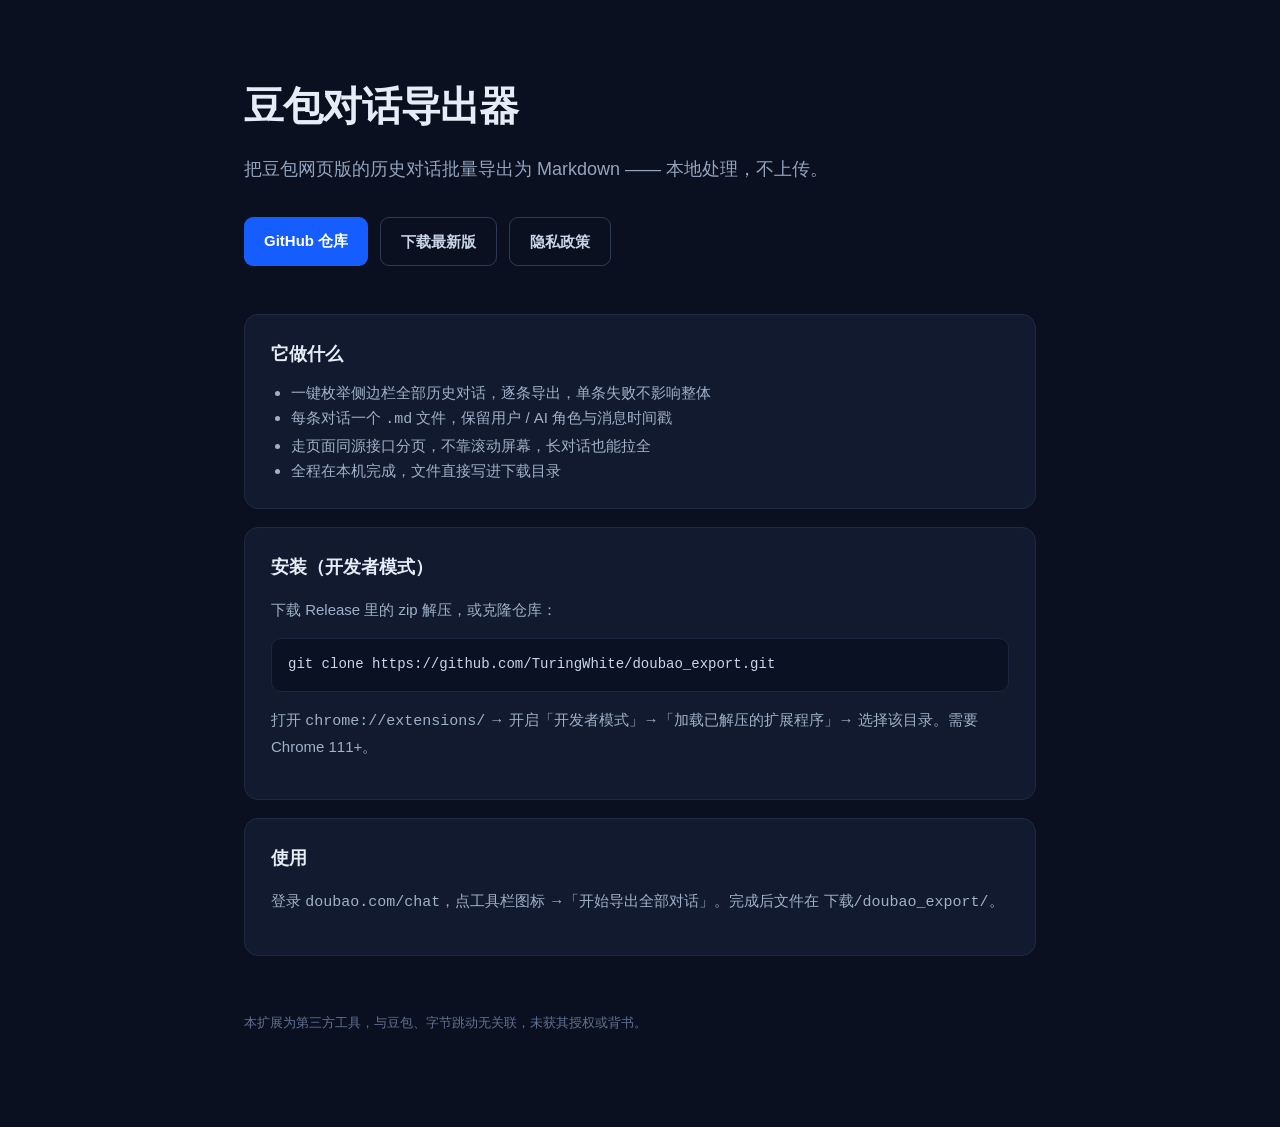
<file: docs/index.html>
<!DOCTYPE html>
<html lang="zh-CN">
<head>
<meta charset="utf-8">
<meta name="viewport" content="width=device-width, initial-scale=1">
<title>豆包对话导出器 · 把豆包历史对话批量导出为 Markdown</title>
<style>
  :root { --fg:#0f172a; --muted:#64748b; --border:#e2e8f0; --accent:#165dff; }
  * { box-sizing:border-box; }
  body { margin:0; background:#0b1020; color:#e6edf7;
         font:16px/1.7 -apple-system,BlinkMacSystemFont,"PingFang SC","Microsoft YaHei",sans-serif; }
  .wrap { max-width:840px; margin:0 auto; padding:72px 24px 96px; }
  h1 { font-size:40px; margin:0 0 14px; letter-spacing:-.8px; }
  .sub { font-size:18px; color:#93a4bf; margin:0 0 32px; }
  .btns { display:flex; gap:12px; flex-wrap:wrap; margin-bottom:48px; }
  a.btn { display:inline-block; padding:11px 20px; border-radius:9px; text-decoration:none;
          font-size:15px; font-weight:600; }
  .primary { background:var(--accent); color:#fff; }
  .ghost { border:1px solid #2c3a55; color:#c7d3e6; }
  .card { background:#111a2e; border:1px solid #1e2b45; border-radius:14px; padding:24px 26px; margin:18px 0; }
  .card h2 { font-size:18px; margin:0 0 10px; }
  .card p, .card li { color:#9fb0c9; font-size:15px; }
  ul { margin:8px 0 0; padding-left:20px; }
  code, pre { font-family:ui-monospace,SFMono-Regular,Menlo,monospace; }
  pre { background:#0a1122; border:1px solid #1b2740; border-radius:10px;
        padding:14px 16px; overflow:auto; font-size:14px; color:#c9d6ea; }
  footer { margin-top:56px; color:#5f7292; font-size:13px; }
  a { color:#7ba7ff; }
</style>
</head>
<body>
<div class="wrap">
  <h1>豆包对话导出器</h1>
  <p class="sub">把豆包网页版的历史对话批量导出为 Markdown —— 本地处理，不上传。</p>

  <div class="btns">
    <a class="btn primary" href="https://github.com/TuringWhite/doubao_export">GitHub 仓库</a>
    <a class="btn ghost" href="https://github.com/TuringWhite/doubao_export/releases/latest">下载最新版</a>
    <a class="btn ghost" href="./privacy.html">隐私政策</a>
  </div>

  <div class="card">
    <h2>它做什么</h2>
    <ul>
      <li>一键枚举侧边栏全部历史对话，逐条导出，单条失败不影响整体</li>
      <li>每条对话一个 <code>.md</code> 文件，保留用户 / AI 角色与消息时间戳</li>
      <li>走页面同源接口分页，不靠滚动屏幕，长对话也能拉全</li>
      <li>全程在本机完成，文件直接写进下载目录</li>
    </ul>
  </div>

  <div class="card">
    <h2>安装（开发者模式）</h2>
    <p>下载 Release 里的 zip 解压，或克隆仓库：</p>
    <pre>git clone https://github.com/TuringWhite/doubao_export.git</pre>
    <p>打开 <code>chrome://extensions/</code> → 开启「开发者模式」→「加载已解压的扩展程序」→ 选择该目录。需要 Chrome 111+。</p>
  </div>

  <div class="card">
    <h2>使用</h2>
    <p>登录 <code>doubao.com/chat</code>，点工具栏图标 →「开始导出全部对话」。完成后文件在 <code>下载/doubao_export/</code>。</p>
  </div>

  <footer>
    本扩展为第三方工具，与豆包、字节跳动无关联，未获其授权或背书。
  </footer>
</div>
</body>
</html>
</file>
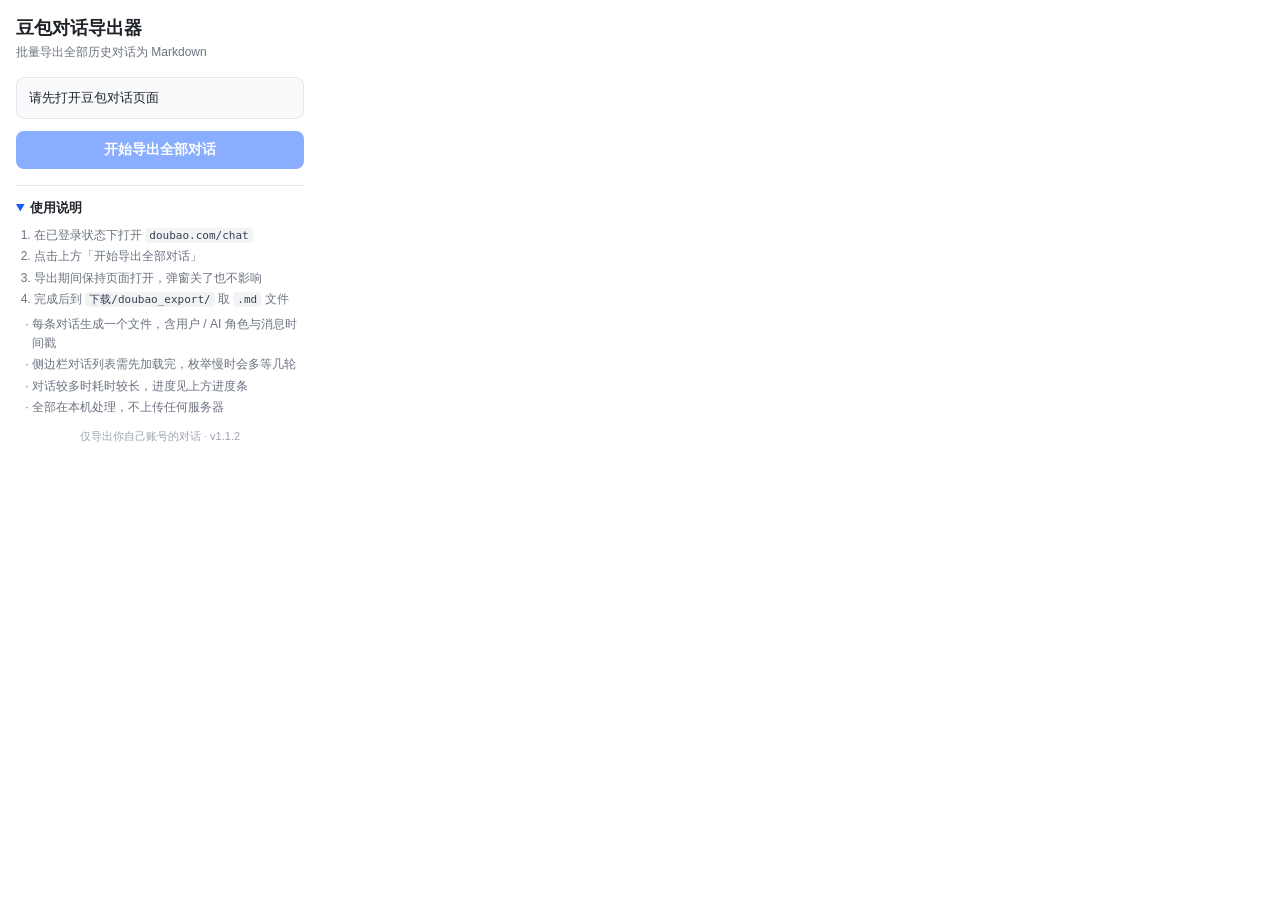
<file: popup.html>
<!DOCTYPE html>
<html lang="zh-CN">
  <head>
    <meta charset="UTF-8" />
    <meta name="viewport" content="width=device-width, initial-scale=1.0" />
    <title>豆包对话导出器</title>
    <link rel="stylesheet" href="popup.css" />
  </head>
  <body>
    <header>
      <h1>豆包对话导出器</h1>
      <p class="subtitle">批量导出全部历史对话为 Markdown</p>
    </header>

    <main>
      <div id="status" class="status">请先打开豆包对话页面</div>

      <button id="exportBtn" class="btn" disabled>开始导出全部对话</button>

      <div id="progress" class="progress hidden">
        <div class="progress-bar">
          <div id="progressFill" class="progress-fill"></div>
        </div>
        <p id="progressText" class="progress-text"></p>
      </div>

      <div id="result" class="result hidden"></div>

      <details class="guide" open>
        <summary>使用说明</summary>
        <ol class="steps">
          <li>在已登录状态下打开 <code>doubao.com/chat</code></li>
          <li>点击上方「开始导出全部对话」</li>
          <li>导出期间保持页面打开，弹窗关了也不影响</li>
          <li>完成后到 <code>下载/doubao_export/</code> 取 <code>.md</code> 文件</li>
        </ol>
        <ul class="notes">
          <li>每条对话生成一个文件，含用户 / AI 角色与消息时间戳</li>
          <li>侧边栏对话列表需先加载完，枚举慢时会多等几轮</li>
          <li>对话较多时耗时较长，进度见上方进度条</li>
          <li>全部在本机处理，不上传任何服务器</li>
        </ul>
      </details>

      <p class="meta">
        仅导出你自己账号的对话 · v<span id="version">1.1.2</span>
      </p>
    </main>

    <script src="popup.js"></script>
  </body>
</html>
</file>
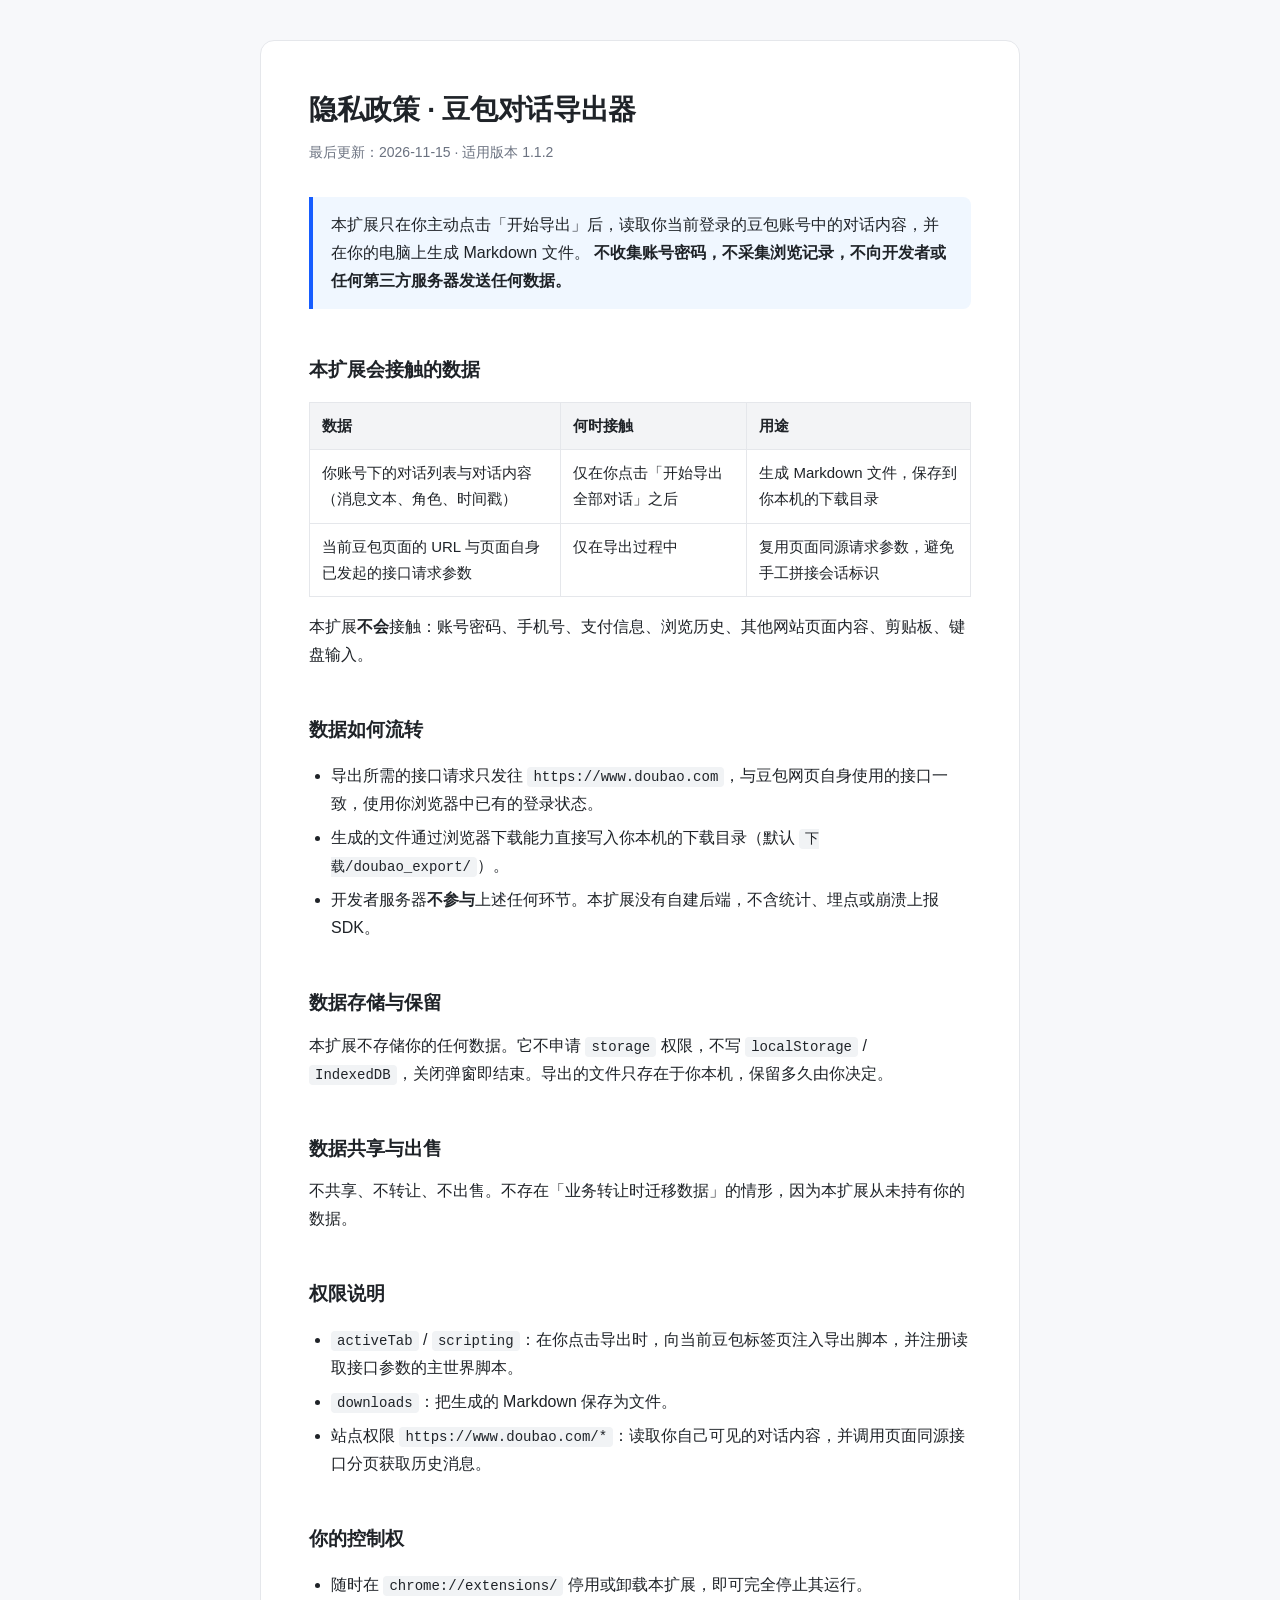
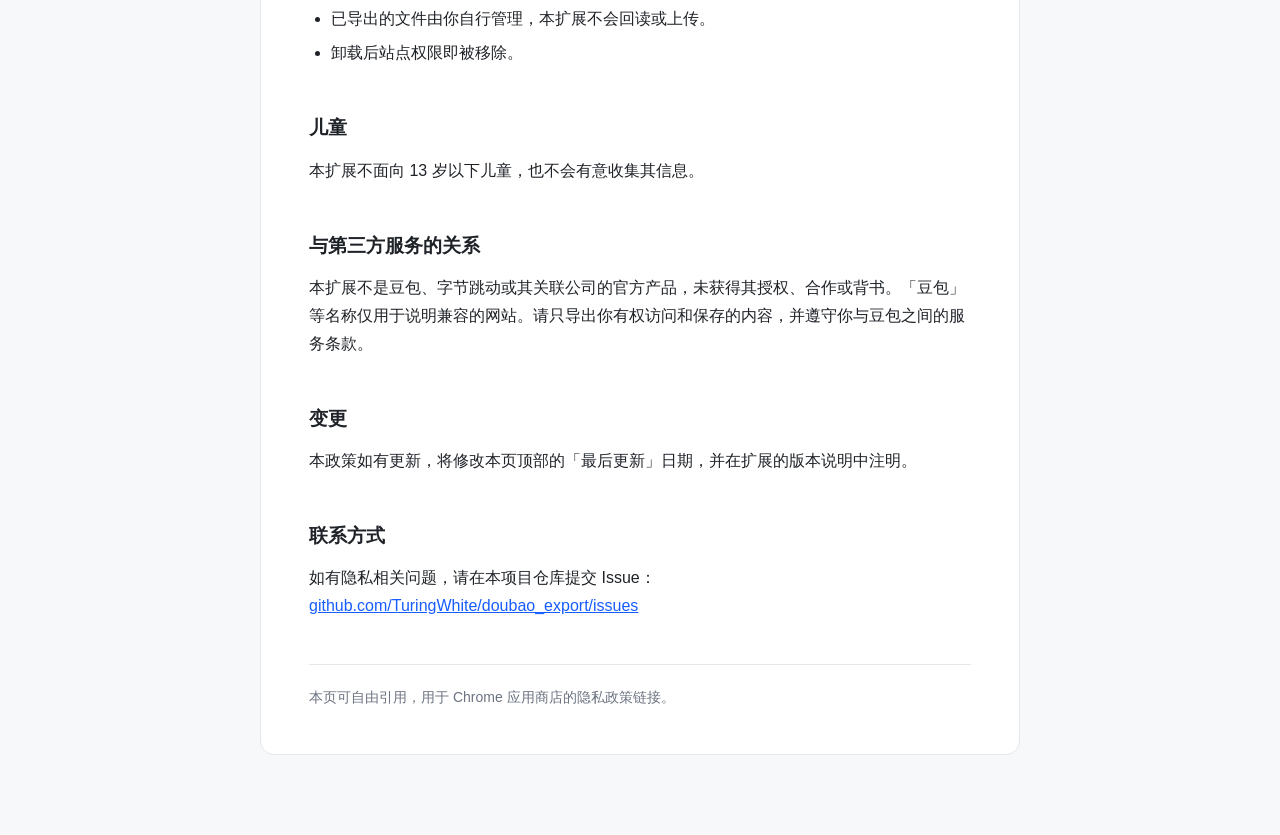
<file: docs/privacy.html>
<!DOCTYPE html>
<html lang="zh-CN">
<head>
<meta charset="utf-8">
<meta name="viewport" content="width=device-width, initial-scale=1">
<title>隐私政策 · 豆包对话导出器</title>
<style>
  :root { --fg:#1f2328; --muted:#6b7280; --border:#e5e7eb; --accent:#165dff; --bg:#fff; }
  * { box-sizing:border-box; }
  body { margin:0; background:#f7f8fa; color:var(--fg);
         font:16px/1.75 -apple-system,BlinkMacSystemFont,"PingFang SC","Microsoft YaHei",sans-serif; }
  main { max-width:760px; margin:40px auto 80px; padding:44px 48px; background:var(--bg);
         border:1px solid var(--border); border-radius:14px; }
  h1 { font-size:28px; margin:0 0 6px; letter-spacing:-.3px; }
  .meta { color:var(--muted); font-size:14px; margin:0 0 32px; }
  h2 { font-size:19px; margin:36px 0 12px; padding-top:8px; }
  p { margin:12px 0; }
  ul { padding-left:22px; }
  li { margin:6px 0; }
  table { width:100%; border-collapse:collapse; margin:16px 0; font-size:15px; }
  th,td { text-align:left; padding:10px 12px; border:1px solid var(--border); vertical-align:top; }
  th { background:#f3f4f6; font-weight:600; white-space:nowrap; }
  code { background:#f1f3f5; padding:2px 6px; border-radius:4px; font-size:14px;
         font-family:ui-monospace,SFMono-Regular,Menlo,monospace; }
  .lead { background:#f0f7ff; border-left:4px solid var(--accent); padding:14px 18px;
          border-radius:0 8px 8px 0; margin:20px 0 8px; }
  footer { color:var(--muted); font-size:14px; margin-top:44px; padding-top:20px; border-top:1px solid var(--border); }
  a { color:var(--accent); }
  @media (max-width:640px){ main { margin:0; border:0; border-radius:0; padding:28px 20px; } }
</style>
</head>
<body>
<main>
  <h1>隐私政策 · 豆包对话导出器</h1>
  <p class="meta">最后更新：2026-11-15 · 适用版本 1.1.2</p>

  <div class="lead">
    本扩展只在你主动点击「开始导出」后，读取你当前登录的豆包账号中的对话内容，并在你的电脑上生成 Markdown 文件。
    <strong>不收集账号密码，不采集浏览记录，不向开发者或任何第三方服务器发送任何数据。</strong>
  </div>

  <h2>本扩展会接触的数据</h2>
  <table>
    <thead><tr><th>数据</th><th>何时接触</th><th>用途</th></tr></thead>
    <tbody>
      <tr>
        <td>你账号下的对话列表与对话内容（消息文本、角色、时间戳）</td>
        <td>仅在你点击「开始导出全部对话」之后</td>
        <td>生成 Markdown 文件，保存到你本机的下载目录</td>
      </tr>
      <tr>
        <td>当前豆包页面的 URL 与页面自身已发起的接口请求参数</td>
        <td>仅在导出过程中</td>
        <td>复用页面同源请求参数，避免手工拼接会话标识</td>
      </tr>
    </tbody>
  </table>
  <p>本扩展<strong>不会</strong>接触：账号密码、手机号、支付信息、浏览历史、其他网站页面内容、剪贴板、键盘输入。</p>

  <h2>数据如何流转</h2>
  <ul>
    <li>导出所需的接口请求只发往 <code>https://www.doubao.com</code>，与豆包网页自身使用的接口一致，使用你浏览器中已有的登录状态。</li>
    <li>生成的文件通过浏览器下载能力直接写入你本机的下载目录（默认 <code>下载/doubao_export/</code>）。</li>
    <li>开发者服务器<strong>不参与</strong>上述任何环节。本扩展没有自建后端，不含统计、埋点或崩溃上报 SDK。</li>
  </ul>

  <h2>数据存储与保留</h2>
  <p>本扩展不存储你的任何数据。它不申请 <code>storage</code> 权限，不写 <code>localStorage</code> / <code>IndexedDB</code>，关闭弹窗即结束。导出的文件只存在于你本机，保留多久由你决定。</p>

  <h2>数据共享与出售</h2>
  <p>不共享、不转让、不出售。不存在「业务转让时迁移数据」的情形，因为本扩展从未持有你的数据。</p>

  <h2>权限说明</h2>
  <ul>
    <li><code>activeTab</code> / <code>scripting</code>：在你点击导出时，向当前豆包标签页注入导出脚本，并注册读取接口参数的主世界脚本。</li>
    <li><code>downloads</code>：把生成的 Markdown 保存为文件。</li>
    <li>站点权限 <code>https://www.doubao.com/*</code>：读取你自己可见的对话内容，并调用页面同源接口分页获取历史消息。</li>
  </ul>

  <h2>你的控制权</h2>
  <ul>
    <li>随时在 <code>chrome://extensions/</code> 停用或卸载本扩展，即可完全停止其运行。</li>
    <li>已导出的文件由你自行管理，本扩展不会回读或上传。</li>
    <li>卸载后站点权限即被移除。</li>
  </ul>

  <h2>儿童</h2>
  <p>本扩展不面向 13 岁以下儿童，也不会有意收集其信息。</p>

  <h2>与第三方服务的关系</h2>
  <p>本扩展不是豆包、字节跳动或其关联公司的官方产品，未获得其授权、合作或背书。「豆包」等名称仅用于说明兼容的网站。请只导出你有权访问和保存的内容，并遵守你与豆包之间的服务条款。</p>

  <h2>变更</h2>
  <p>本政策如有更新，将修改本页顶部的「最后更新」日期，并在扩展的版本说明中注明。</p>

  <h2>联系方式</h2>
  <p>如有隐私相关问题，请在本项目仓库提交 Issue：<a href="https://github.com/TuringWhite/doubao_export/issues">github.com/TuringWhite/doubao_export/issues</a></p>

  <footer>
    本页可自由引用，用于 Chrome 应用商店的隐私政策链接。
  </footer>
</main>
</body>
</html>
</file>
<file: popup.css>
:root {
  --bg: #ffffff;
  --fg: #1f2328;
  --muted: #6b7280;
  --accent: #165dff;
  --accent-hover: #0d4fd6;
  --border: #e5e7eb;
  --ok: #16a34a;
  --warn: #d97706;
}

* {
  box-sizing: border-box;
}

body {
  width: 320px;
  margin: 0;
  padding: 16px;
  font-family: -apple-system, BlinkMacSystemFont, "Segoe UI", "PingFang SC",
    "Microsoft YaHei", sans-serif;
  color: var(--fg);
  background: var(--bg);
}

header {
  margin-bottom: 16px;
}

h1 {
  margin: 0;
  font-size: 18px;
  font-weight: 700;
}

.subtitle {
  margin: 4px 0 0;
  font-size: 12px;
  color: var(--muted);
}

.status {
  margin-bottom: 12px;
  padding: 10px 12px;
  border: 1px solid var(--border);
  border-radius: 8px;
  background: #f9fafb;
  font-size: 13px;
  line-height: 1.5;
}

.btn {
  width: 100%;
  padding: 10px 12px;
  border: none;
  border-radius: 8px;
  background: var(--accent);
  color: #fff;
  font-size: 14px;
  font-weight: 600;
  cursor: pointer;
  transition: background 0.15s ease;
}

.btn:hover:not(:disabled) {
  background: var(--accent-hover);
}

.btn:disabled {
  opacity: 0.5;
  cursor: not-allowed;
}

.progress {
  margin-top: 12px;
}

.progress-bar {
  height: 6px;
  border-radius: 999px;
  background: var(--border);
  overflow: hidden;
}

.progress-fill {
  height: 100%;
  width: 0;
  border-radius: 999px;
  background: var(--accent);
  transition: width 0.2s ease;
}

.progress-text {
  margin: 8px 0 0;
  font-size: 12px;
  color: var(--muted);
}

.result {
  margin-top: 12px;
  padding: 10px 12px;
  border-radius: 8px;
  font-size: 13px;
  line-height: 1.5;
}

.result.ok {
  background: #f0fdf4;
  color: var(--ok);
  border: 1px solid #bbf7d0;
}

.result.warn {
  background: #fffbeb;
  color: var(--warn);
  border: 1px solid #fde68a;
}

.hidden {
  display: none;
}

.guide {
  margin-top: 16px;
  padding-top: 12px;
  border-top: 1px solid var(--border);
  font-size: 12px;
  line-height: 1.6;
  color: var(--muted);
}

.guide summary {
  cursor: pointer;
  color: var(--fg);
  font-size: 13px;
  font-weight: 600;
  user-select: none;
}

.guide summary::marker {
  color: var(--accent);
}

.steps,
.notes {
  margin: 8px 0 0;
  padding-left: 18px;
}

.steps li,
.notes li {
  margin: 2px 0;
}

.notes {
  margin-top: 6px;
  padding-left: 16px;
  list-style: "· ";
}

.steps code {
  padding: 1px 4px;
  border-radius: 4px;
  background: #f1f3f5;
  font-family: ui-monospace, SFMono-Regular, Menlo, monospace;
  font-size: 11px;
  color: #374151;
}

.meta {
  margin: 12px 0 0;
  font-size: 11px;
  color: #9ca3af;
  text-align: center;
}
</file>
